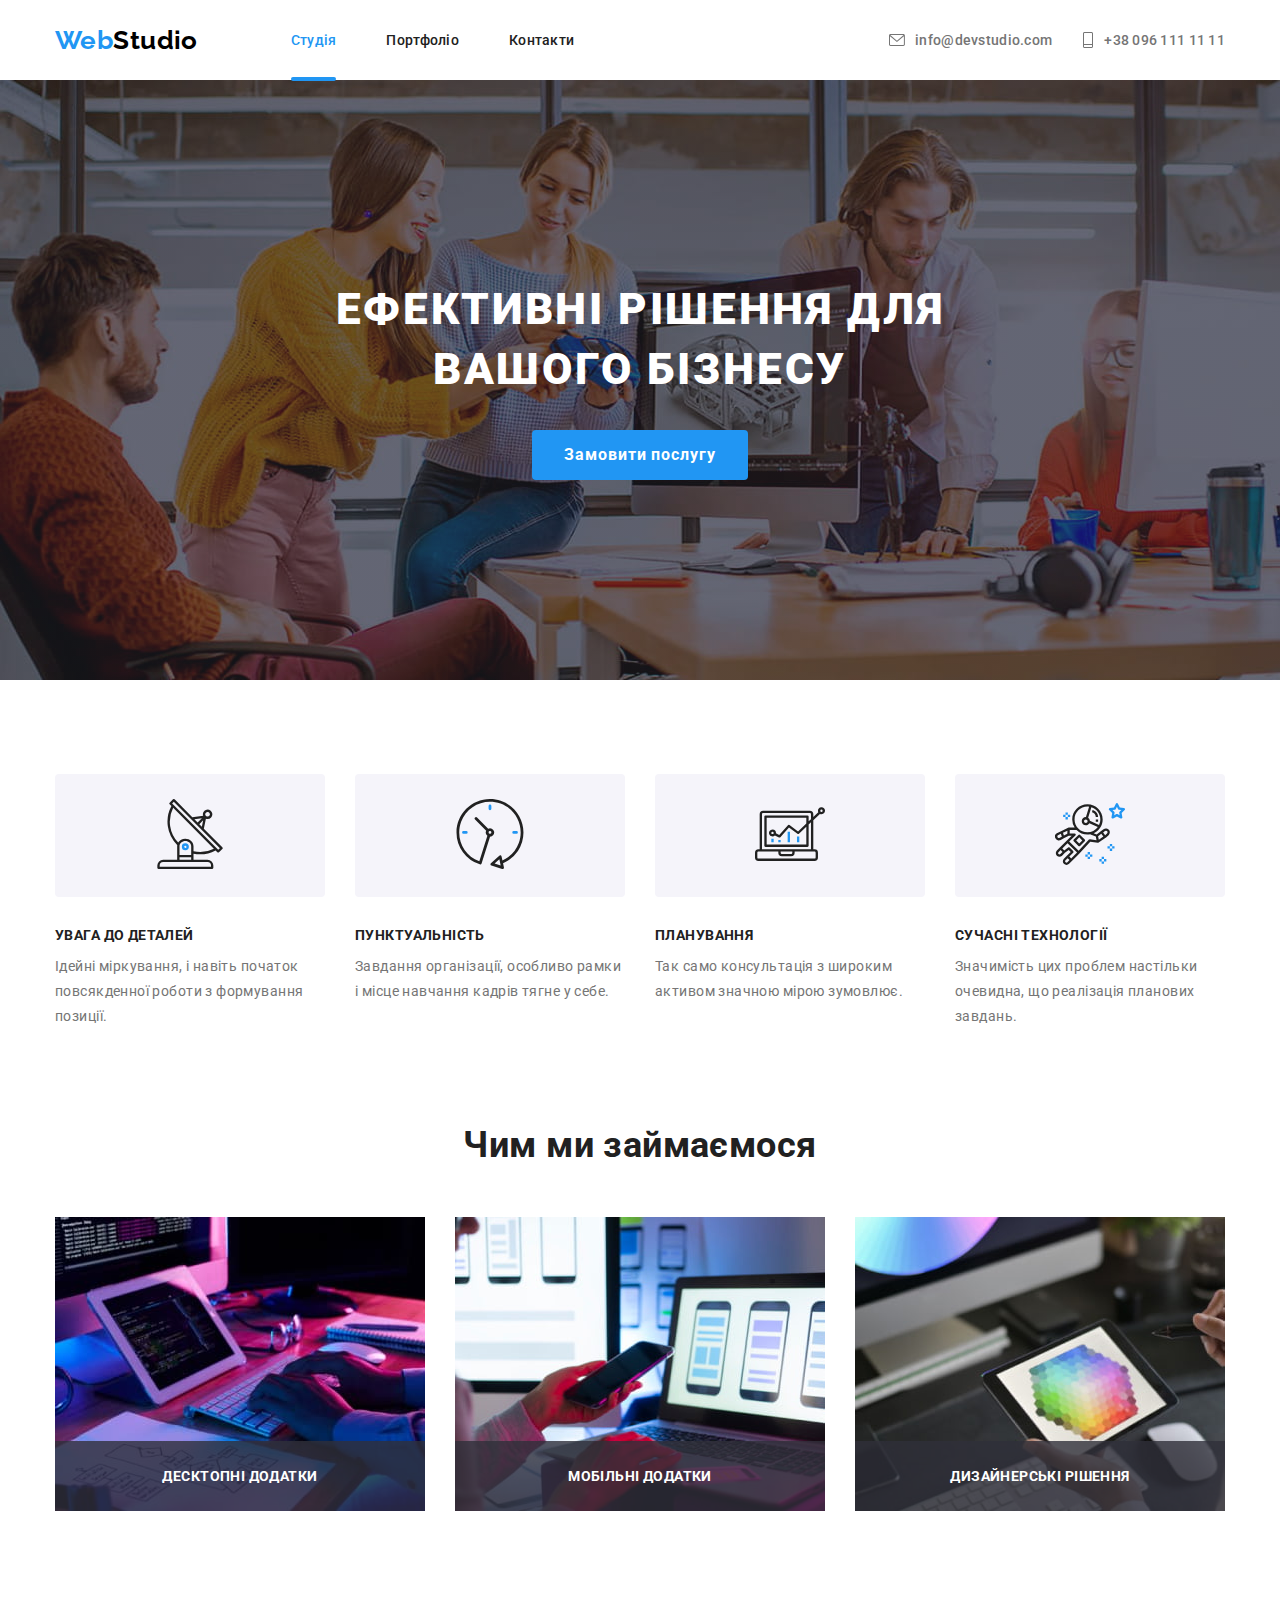
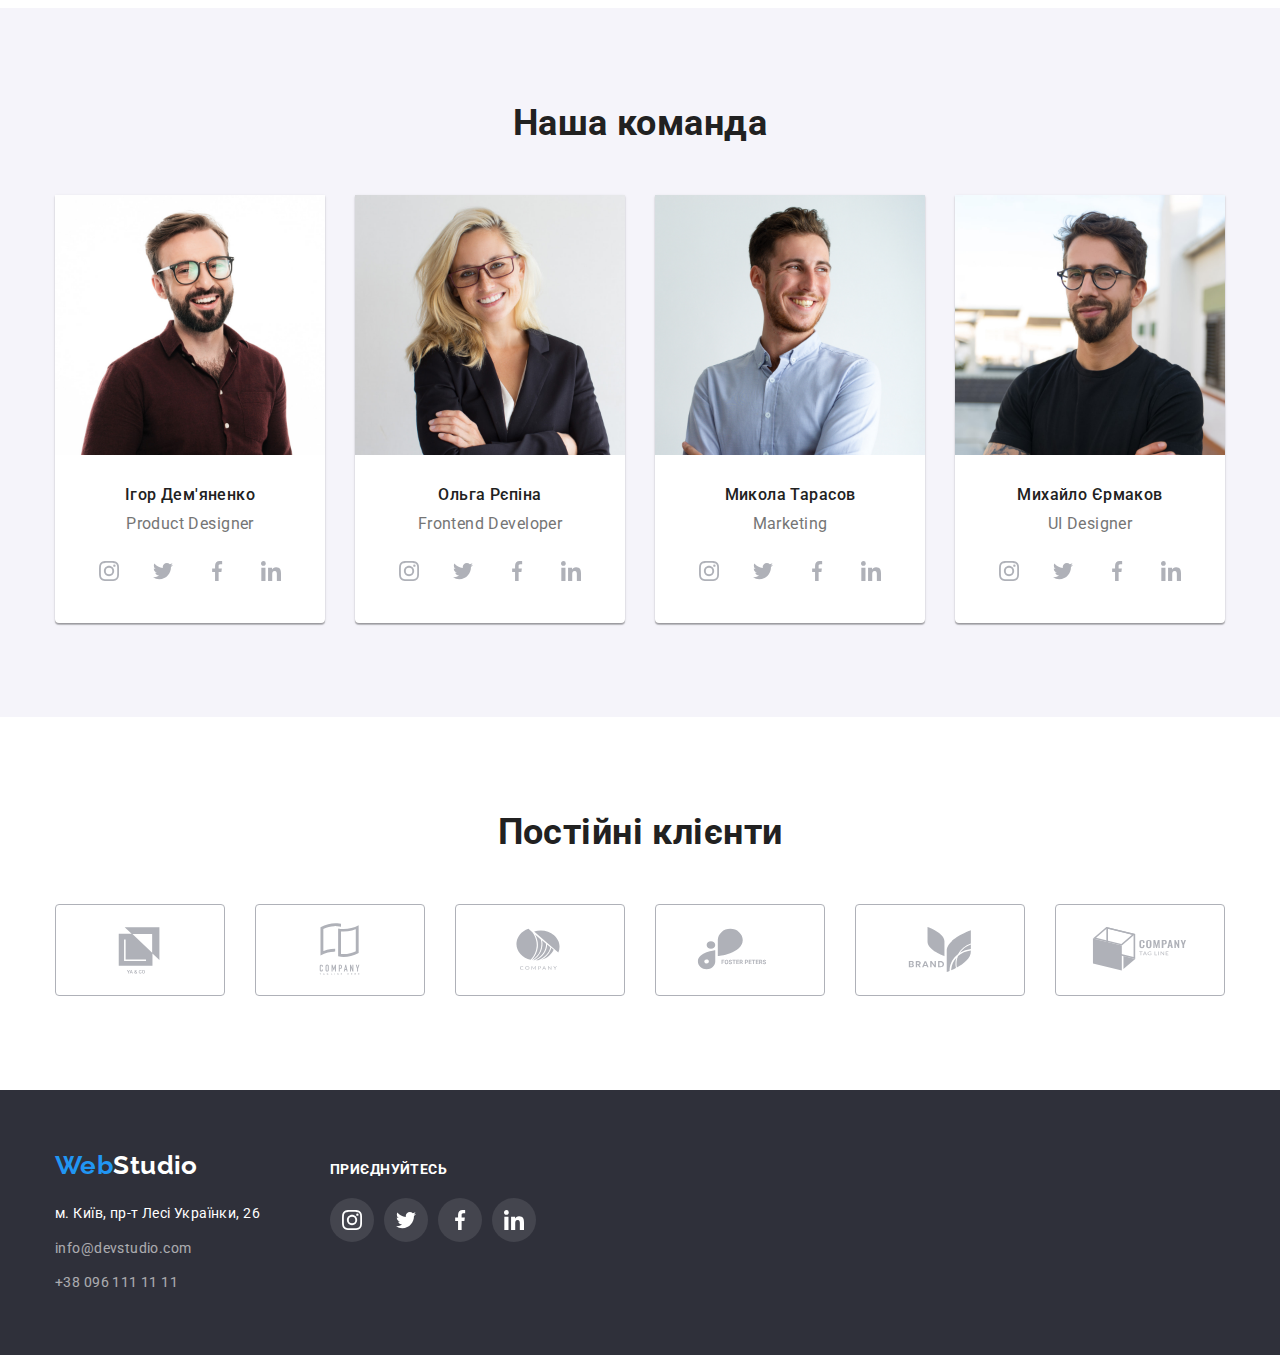
<file: index.html>
<!DOCTYPE html>
<html lang="uk">
  <head>
    <meta charset="UTF-8" />
    <meta http-equiv="X-UA-Compatible" content="IE=edge" />
    <meta name="viewport" content="width=device-width, initial-scale=1.0" />
    <title>Студія</title>
    <link
      rel="stylesheet"
      href="https://cdnjs.cloudflare.com/ajax/libs/modern-normalize/1.0.0/modern-normalize.min.css"
    />
    <link rel="stylesheet" href="./css/styles.css" />
    <link rel="preconnect" href="https://fonts.googleapis.com" />
    <link rel="preconnect" href="https://fonts.gstatic.com" crossorigin />
    <link
      href="https://fonts.googleapis.com/css2?family=Raleway:wght@700&family=Roboto:wght@400;500;700;900&display=swap"
      rel="stylesheet"
    />
  </head>
  <body>
    <header>
      <div class="container menu-list">
      <a href="./index.html" class="link logo-studio"><span class="logo-web">Web</span>Studio</span></a>
      <nav class="nav-list">
        <ul class="list link-nav-list">
          <li>
            <a href="./index.html" class="link link-nav-current">Студія</a>
          </li>
          <li>
            <a href="./portfolio.html" class="link link-nav">Портфоліо</a>
          </li>
          <li>
            <a href="#" class="link link-nav">Контакти</a>
          </li>
        </ul>
      </nav>
      <ul class="list site-nav">
          <li class="site-nav-button">
            <a href="mailto:info@devstudio.com" class="link link-email">
              <svg role="img" width="16px" height="12px" class="envelope">
                <use href="./images/icons.svg#icon-envelope"></use>
              </svg>
              info@devstudio.com
            </a>
          </li>
          <li class="site-nav-button">
            <a href="tel:+380961111111" class="link link-email">
              <svg role="img" width="12px" height="16px" class="mobile">
                <use href="./images/icons.svg#icon-mobile"></use>
              </svg>
              +38 096 111 11 11
            </a>
          </li>
      </ul>
      </div>
    </header>
    <main>
      <section class="motto-order-section">
        <div class="container">
          <h1 class="main-h1">Ефективні рішення для вашого бізнесу</h1>
          <button type="button" class="order-service js-open-modal" data-modal="1">Замовити послугу</button>
        </div>
        <div class="modal" data-modal="1">
          <button class="button-close js-modal-close">
            <svg role="img" width="18px" height="18px" class="icon-close-window">
              <use href="./images/icons.svg#icon-close-button"></use>
            </svg>
          </button>
        </div>
      </section>
      <section class="section">
        <div class="container">
          <h2 class="main-h2">Особливості</h2>
            <ul class="list features">
              <li class="features-item">
                <div class="feature-icon">
                  <svg width="70px" height="70px">
                    <use href="./images/icons.svg#icon-antenna"></use>
                  </svg>
                </div>
                <h3 class="feature-name">Увага до деталей</h3>
                <p class="features-info">
                  Ідейні міркування, і навіть початок повсякденної роботи з формування позиції.
                </p>
              </li>
              <li class="features-item">
                <div class="feature-icon">
                  <svg width="70px" height="70px">
                    <use href="./images/icons.svg#icon-clock"></use>
                  </svg>
                </div>
                <h3 class="feature-name">Пунктуальність</h3>
                <p class="features-info">
                  Завдання організації, особливо рамки і місце навчання кадрів тягне
                  у себе.
                </p>
              </li>
              <li class="features-item">
                <div class="feature-icon">
                  <svg width="70px" height="70px">
                    <use href="./images/icons.svg#icon-diagram"></use>
                  </svg>
                </div>
                <h3 class="feature-name">Планування</h3>
                <p class="features-info">
                  Так само консультація з широким активом значною мірою зумовлює.
                </p>
              </li>
              <li class="features-item">
                <div class="feature-icon">
                  <svg width="70px" height="70px">
                    <use href="./images/icons.svg#icon-astronaut"></use>
                  </svg>
                </div>
                <h3 class="feature-name">Сучасні технології</h3>
                <p class="features-info">
                  Значимість цих проблем настільки очевидна, що реалізація планових
                  завдань.
                </p>
              </li>
            </ul>
        </div>
      </section>
      <section class="section what-we-do-section">
        <div class="container">
        <h2 class="main-section-name">Чим ми займаємося</h2>
          <ul class="list img-section">
            <li class="thumb-img">
              <img
                src="./images/img_main_1.jpg"
                alt="картинка 1"
                width="370"
                height="294"
              />
              <p class="label">Десктопні додатки</p>
            </li>
            <li class="thumb-img">
              <img
                src="./images/img_main_2.jpg"
                alt="картинка 2"
                width="370"
                height="294"
              />
              <p class="label">Мобільні додатки</p>
            </li>
            <li class="thumb-img">
              <img
                src="./images/img_main_3.jpg"
                alt="картинка 3"
                width="370"
                height="294"
              />
              <p class="label">Дизайнерські рішення</p>
            </li>
          </ul>
        </div>
      </section>
      <section class="section our-team ">
        <div class="container">
          <h2 class="main-section-name">Наша команда</h2>
          <ul class="list team-cards-list">
            <li class="team-card">
              <img
                src="./images/team_igor.jpg"
                alt="Ігор Дем'яненко"
                width="270"
                height="260"
              />
              <div class="team-card-info">
                <h3 class="team-name">Ігор Дем'яненко</h3>
                <p class="team-info">Product Designer</p>
                <ul class="list icons-media-list">
                  <li class="list media-button">
                    <a href="https://www.instagram.com/" class="icon-link link-media">
                      <svg class="icon-item"
                        role="img" 
                        width="20px" 
                        height="20px" 
                      >
                        <use href="./images/icons.svg#icon-instagram"></use>
                      </svg>
                    </a>
                  </li>
                  <li class="list media-button">
                    <a href="https://twitter.com/?lang=en" class="icon-link link-media">
                    <svg class="icon-item"
                    role="img" 
                    width="20px" 
                    height="20px" 
                    >
                      <use href="./images/icons.svg#icon-twitter"></use>
                    </svg>
                    </a>
                  </li>
                  <li class="list media-button">
                    <a href="https://www.facebook.com/" class="icon-link link-media">
                    <svg class="icon-item"
                      role="img" 
                      width="20px" 
                      height="20px" 
                    >
                      <use href="./images/icons.svg#icon-facebook"></use>
                    </svg>
                    </a>
                  </li>
                  <li class="list media-button">
                    <a href="https://www.linkedin.com/" class="icon-link link-media">
                    <svg class="icon-item"
                      role="img" 
                      width="20px" 
                      height="20px" 
                    >
                      <use href="./images/icons.svg#icon-linkedin"></use>
                    </svg>
                    </a>
                  </li>
                </ul>
              </div>
            </li>
            <li class="team-card">
              <img
                src="./images/team_olha.jpg"
                alt="Ольга Рєпіна"
                width="270"
                height="260"
              />
              <div class="team-card-info">
                <h3 class="team-name">Ольга Рєпіна</h3>
                <p class="team-info">Frontend Developer</p>
                <ul class="list icons-media-list">
                  <li class="list media-button">
                    <a href="https://www.instagram.com/" class="icon-link link-media">
                      <svg class="icon-item"
                        role="img" 
                        width="20px" 
                        height="20px" 
                      >
                        <use href="./images/icons.svg#icon-instagram"></use>
                      </svg>
                    </a>
                  </li>
                  <li class="list media-button">
                    <a href="https://twitter.com/?lang=en" class="icon-link link-media">
                    <svg class="icon-item"
                    role="img" 
                    width="20px" 
                    height="20px" 
                    >
                      <use href="./images/icons.svg#icon-twitter"></use>
                    </svg>
                    </a>
                  </li>
                  <li class="list media-button">
                    <a href="https://www.facebook.com/" class="icon-link link-media">
                    <svg class="icon-item"
                      role="img" 
                      width="20px" 
                      height="20px" 
                    >
                      <use href="./images/icons.svg#icon-facebook"></use>
                    </svg>
                    </a>
                  </li>
                  <li class="list media-button">
                    <a href="https://www.linkedin.com/" class="icon-link link-media">
                    <svg class="icon-item"
                      role="img" 
                      width="20px" 
                      height="20px" 
                    >
                      <use href="./images/icons.svg#icon-linkedin"></use>
                    </svg>
                    </a>
                  </li>
                </ul>
              </div>
            </li>
            <li class="team-card">
              <img
                src="./images/team_mykola.jpg"
                alt="Микола Тарасов"
                width="270"
                height="260"
              />
              <div class="team-card-info">
                <h3 class="team-name">Микола Тарасов</h3>
                <p class="team-info">Marketing</p>
                <ul class="list icons-media-list">
                  <li class="list media-button">
                    <a href="https://www.instagram.com/" class="icon-link link-media">
                      <svg class="icon-item"
                        role="img" 
                        width="20px" 
                        height="20px" 
                      >
                        <use href="./images/icons.svg#icon-instagram"></use>
                      </svg>
                    </a>
                  </li>
                  <li class="list media-button">
                    <a href="https://twitter.com/?lang=en" class="icon-link link-media">
                    <svg class="icon-item"
                    role="img" 
                    width="20px" 
                    height="20px" 
                    >
                      <use href="./images/icons.svg#icon-twitter"></use>
                    </svg>
                    </a>
                  </li>
                  <li class="list media-button">
                    <a href="https://www.facebook.com/" class="icon-link link-media">
                    <svg class="icon-item"
                      role="img" 
                      width="20px" 
                      height="20px" 
                    >
                      <use href="./images/icons.svg#icon-facebook"></use>
                    </svg>
                    </a>
                  </li>
                  <li class="list media-button">
                    <a href="https://www.linkedin.com/" class="icon-link link-media">
                    <svg class="icon-item"
                      role="img" 
                      width="20px" 
                      height="20px" 
                    >
                      <use href="./images/icons.svg#icon-linkedin"></use>
                    </svg>
                    </a>
                  </li>
                </ul>
              </div>
            </li>
            <li class="team-card">
              <img
                src="./images/team_mikhaylo.jpg"
                alt="Михайло Єрмаков"
                width="270"
                height="260"
              />
              <div class="team-card-info">
                <h3 class="team-name">Михайло Єрмаков</h3>
                <p class="team-info">UI Designer</p>
                <ul class="list icons-media-list">
                  <li class="list media-button">
                    <a href="https://www.instagram.com/" class="icon-link link-media">
                      <svg class="icon-item"
                        role="img" 
                        width="20px" 
                        height="20px" 
                      >
                        <use href="./images/icons.svg#icon-instagram"></use>
                      </svg>
                    </a>
                  </li>
                  <li class="list media-button">
                    <a href="https://twitter.com/?lang=en" class="icon-link link-media">
                    <svg class="icon-item"
                    role="img" 
                    width="20px" 
                    height="20px" 
                    >
                      <use href="./images/icons.svg#icon-twitter"></use>
                    </svg>
                    </a>
                  </li>
                  <li class="list media-button">
                    <a href="https://www.facebook.com/" class="icon-link link-media">
                    <svg class="icon-item"
                      role="img" 
                      width="20px" 
                      height="20px" 
                    >
                      <use href="./images/icons.svg#icon-facebook"></use>
                    </svg>
                    </a>
                  </li>
                  <li class="list media-button">
                    <a href="https://www.linkedin.com/" class="icon-link link-media">
                    <svg class="icon-item"
                      role="img" 
                      width="20px" 
                      height="20px" 
                    >
                      <use href="./images/icons.svg#icon-linkedin"></use>
                    </svg>
                    </a>
                  </li>
                </ul>
              </div>
            </li>
          </ul>
        </div>
      </section>
      <section class="section">
        <div class="container">
          <h2 class="main-section-name">Постійні клієнти</h2>
          <ul class="list partner">
            <li class="list">
                <a href="#" class="icon-link partner-link">
                  <svg 
                    width="106px"
                    height="60px"
                    role="img" 
                    class="partner-icon">
                    <use href="./images/icons.svg#icon-logo"></use>
                  </svg>
                </a>
            </li>
            <li class="list">
                <a href="#" class="icon-link partner-link">
                  <svg 
                    width="106px"
                    height="60px"
                    role="img" 
                    class="partner-icon">
                    <use href="./images/icons.svg#icon-logo-1"></use>
                  </svg>
                </a>
            </li>
            <li class="list">
                <a href="#" class="icon-link partner-link">
                  <svg 
                    width="106px"
                    height="60px"
                    role="img" 
                    class="partner-icon">
                    <use href="./images/icons.svg#icon-logo-2"></use>
                  </svg>
                </a>
            </li>
            <li class="list">
                <a href="#" class="icon-link partner-link">
                  <svg 
                    width="106px"
                    height="60px"
                    role="img" 
                    class="partner-icon">
                    <use href="./images/icons.svg#icon-logo-3"></use>
                  </svg>
                </a>
            </li>
            <li class="list">
                <a href="#" class="icon-link partner-link">
                  <svg 
                    width="106px"
                    height="60px"
                    role="img" 
                    class="partner-icon">
                    <use href="./images/icons.svg#icon-logo-4"></use>
                  </svg>
                </a>
            </li>
            <li class="list">
                <a href="#" class="icon-link partner-link">
                  <svg 
                    width="106px"
                    height="60px"
                    role="img" 
                    class="partner-icon">
                    <use href="./images/icons.svg#icon-logo-5"></use>
                  </svg>
                </a>
            </li>
          </ul>
        </div>
      </section>
    </main>
    <footer>
      <div class="container">
        <div>
          <a href="./index.html" class="link logo-studio logo-footer">Web<span style="color:white">Studio</span></a>
          <address>
            <ul class="list">
              <li class="footer-item">
                <a href="https://goo.gl/maps/tvAfN8rbNp5ujhR58" class="link address-link">м. Київ, пр-т Лесі Українки, 26</a>
              </li>
              <li class="footer-item"><a href="mailto:info@devstudio.com" class="link footer-contact">info@devstudio.com</a></li>
              <li><a href="tel:+380961111111" class="link footer-contact">+38 096 111 11 11</a></li>
            </ul>
          </address>
        </div>
        <div class="footer-media-links">
          <p class="footer-join">Приєднуйтесь</p>
            <ul class="list footer-icons">
              <li class="list media-button">
                <a href="https://www.instagram.com/" class="icon-link link-media link-media-footer">
                  <svg class="icon-item"
                    width="20px" 
                    height="20px" 
                  >
                    <use href="./images/icons.svg#icon-instagram"></use>
                  </svg>
                </a>
              </li>
              <li class="list media-button">
                <a href="https://twitter.com/?lang=en" class="icon-link link-media link-media-footer">
                <svg class="icon-item"
                width="20px" 
                height="20px" 
                >
                  <use href="./images/icons.svg#icon-twitter"></use>
                </svg>
                </a>
              </li>
              <li class="list media-button">
                <a href="https://www.facebook.com/" class="icon-link link-media link-media-footer">
                  <svg class="icon-item"
                    width="20px" 
                    height="20px" 
                  >
                    <use href="./images/icons.svg#icon-facebook"></use>
                  </svg>
                </a>
              </li>
              <li class="list media-button">
                <a href="https://www.linkedin.com/" class="icon-link link-media link-media-footer">
                  <svg class="icon-item"
                    width="20px" 
                    height="20px" 
                  >
                    <use href="./images/icons.svg#icon-linkedin"></use>
                  </svg>
                </a>
              </li>
            </ul>
      </div>
    </footer>
    <div class="overlay js-overlay-modal"></div>
    <script src="./js/modal.js"></script>
  </body>
</html>
</file>
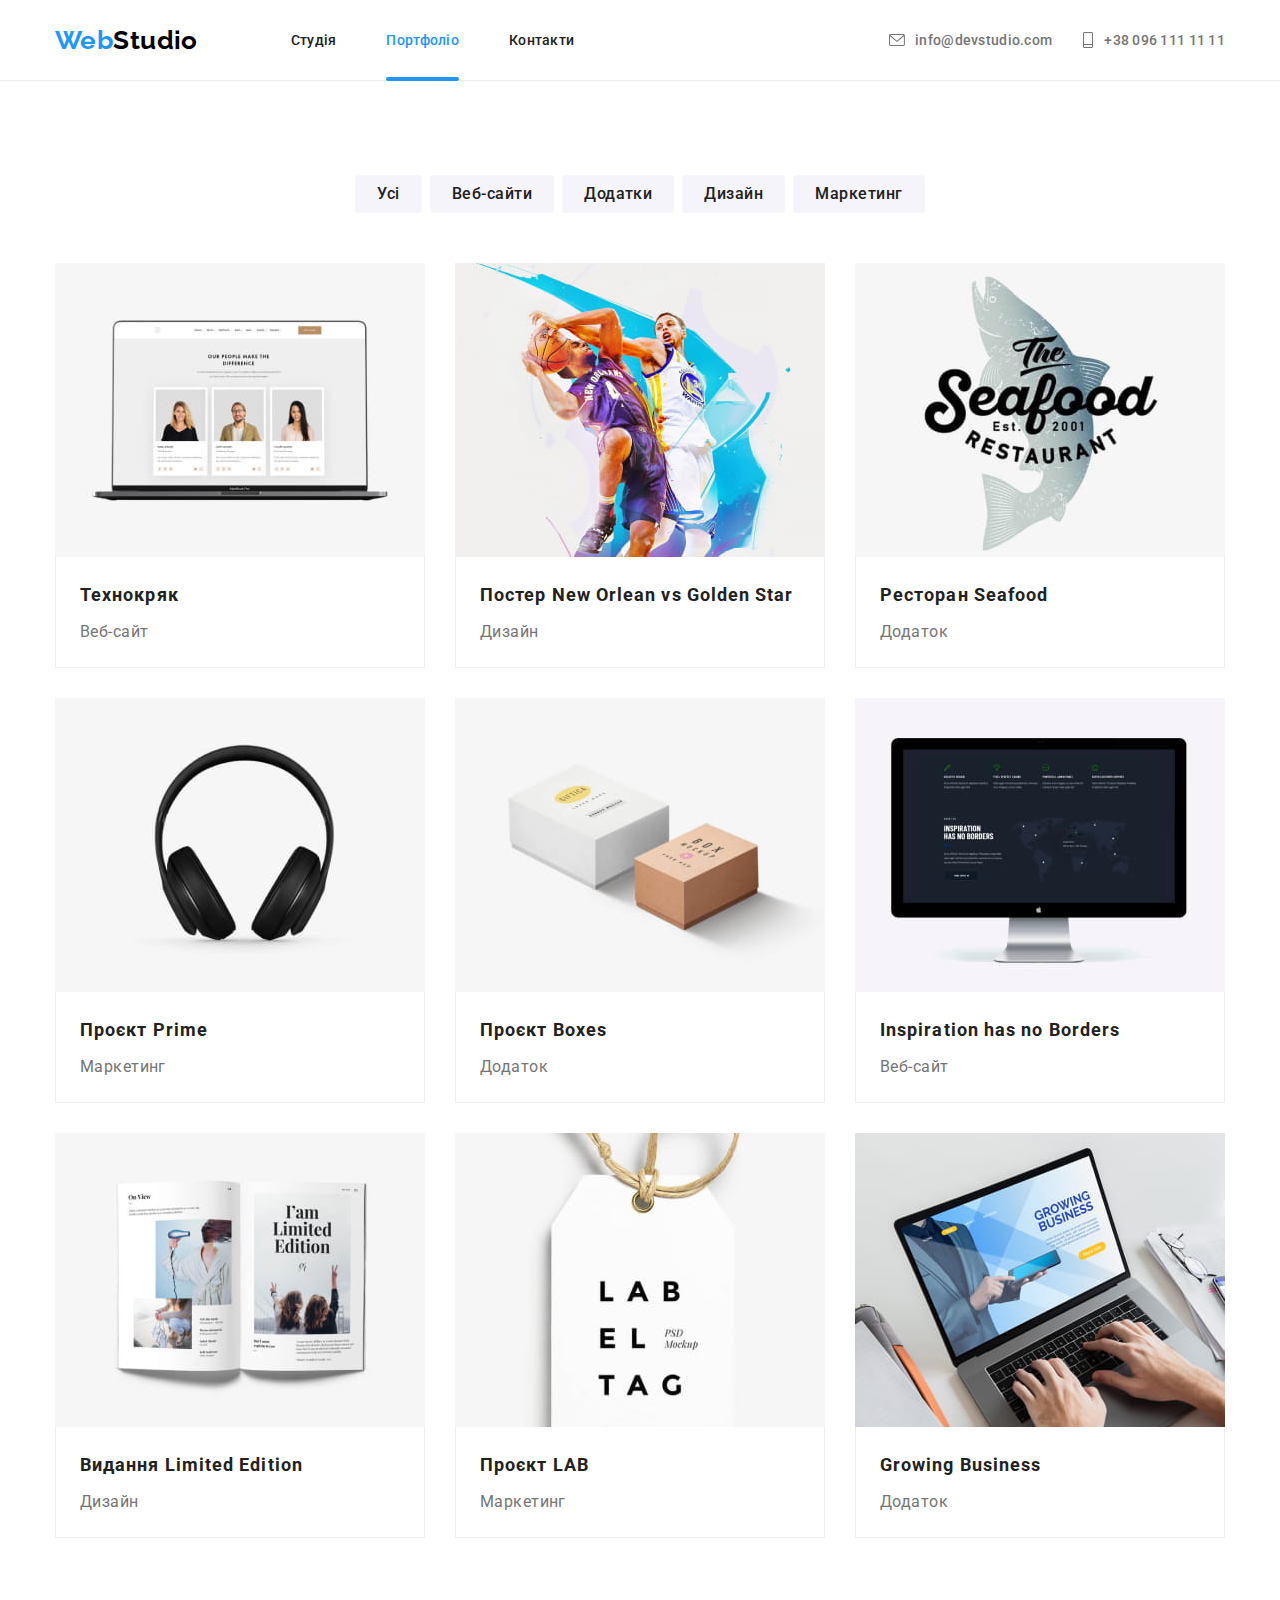
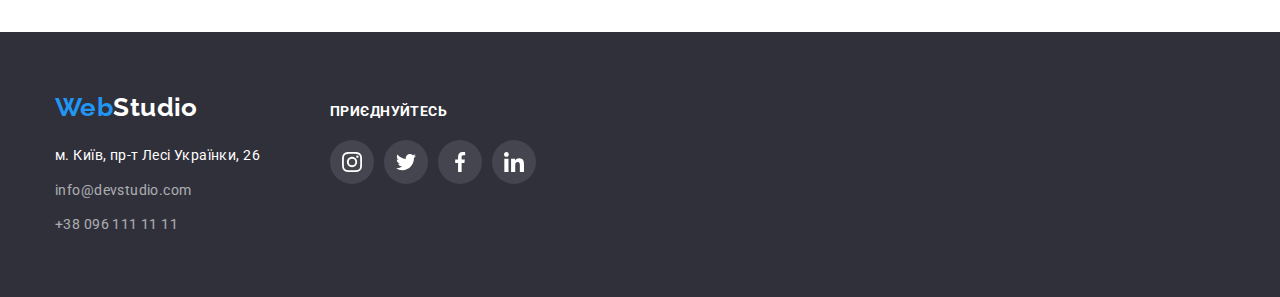
<file: portfolio.html>
<!DOCTYPE html>
<html lang="uk">
  <head>
    <meta charset="UTF-8" />
    <meta http-equiv="X-UA-Compatible" content="IE=edge" />
    <meta name="viewport" content="width=device-width, initial-scale=1.0" />
    <title>Портфоліо</title>
    <link
      rel="stylesheet"
      href="https://cdnjs.cloudflare.com/ajax/libs/modern-normalize/1.0.0/modern-normalize.min.css"
    />
    <link rel="stylesheet" href="./css/styles.css" />
    <link rel="preconnect" href="https://fonts.googleapis.com" />
    <link rel="preconnect" href="https://fonts.gstatic.com" crossorigin />
    <link
      href="https://fonts.googleapis.com/css2?family=Raleway:wght@700&family=Roboto:wght@400;500;700;900&display=swap"
      rel="stylesheet"
    />
  </head>
  <body>
    <header class="menu-list-border">
      <div class="container menu-list">
        <a href="./index.html" class="link logo-studio"><span class="logo-web">Web</span>Studio</span></a>
        <nav class="nav-list">
          <ul class="list link-nav-list">
            <li>
              <a href="./index.html" class="link link-nav">Студія</a>
            </li>
            <li>
              <a href="./portfolio.html" class="link link-nav-current">Портфоліо</a>
            </li>
            <li>
              <a href="#" class="link link-nav">Контакти</a>
            </li>
          </ul>
        </nav>
        <ul class="list site-nav">
          <li class="site-nav-button">
            <a href="mailto:info@devstudio.com" class="link link-email">
              <svg role="img" width="16px" height="12px" class="envelope">
                <use href="./images/icons.svg#icon-envelope"></use>
              </svg>
              info@devstudio.com
            </a>
          </li>
          <li class="site-nav-button">
            <a href="tel:+380961111111" class="link link-email">
              <svg role="img" width="12px" height="16px" class="mobile">
                <use href="./images/icons.svg#icon-mobile"></use>
              </svg>
              +38 096 111 11 11
            </a>
          </li>
        </ul>
      </div>
    </header>
    <main>
      <div class="container">
        <h1 class="portfolio-h1">Портфоліо</h1>
        <ul class="section list filter-list">
          <li>
            <button type="button" class="filter">Усі</button>
          </li>
          <li>
            <button type="button" class="filter">Веб-сайти</button>
          </li>
          <li>
            <button type="button" class="filter">Додатки</button>
          </li>
          <li>
            <button type="button" class="filter">Дизайн</button>
          </li>
          <li>
            <button type="button" class="filter">Маркетинг</button>
          </li>
        </ul>
        <ul class="section list projects">
          <li>
            <a href="#" class="link project-link">
              <div class="project-overlay">
                <img
                  src="./images/port_tehnocryak.jpg"
                  width="370"
                  height="294"
                  alt="Веб-сайт Технокряк"
                />
                <div class="overlay-project-link">
                  <p class="overlay-info">Ресурс пропонує комплексні пропозиції з різним рівнем функціоналу та сервісів. Все це дозволить відвідувачу отримати вичерпні відомості про компанію чи приватну особу.</p>
                </div>
              </div>
              <div class="project-info">
                <h2 class="project-name">Технокряк</h2>
                <p class="project-type">Веб-сайт</p>
              </div>
            </a>
          </li>
          <li>
            <a href="#" class="link project-link">
            <div class="project-overlay">
              <img
                src="./images/port_new_orlean.jpg"
                width="370"
                height="294"
                alt="Постер New Orlean vs Golden Starк"
              />
              <div class="overlay-project-link">
                <p class="overlay-info">Ресурс пропонує комплексні пропозиції з різним рівнем функціоналу та сервісів. Все це дозволить відвідувачу отримати вичерпні відомості про компанію чи приватну особу.</p>
              </div>
            </div>
            <div class="project-info">
              <h2 class="project-name" class="project-name">
                Постер New Orlean vs Golden Star
              </h2>
              <p class="project-type">Дизайн</p>
            </div>
            </a>
          </li>
          <li>
            <a href="#" class="link project-link">
              <div class="project-overlay">
                <img
                  src="./images/port_seafood.jpg"
                  width="370"
                  height="294"
                  alt="Ресторан Seafood"
                />
                <div class="overlay-project-link">
                  <p class="overlay-info">Ресурс пропонує комплексні пропозиції з різним рівнем функціоналу та сервісів. Все це дозволить відвідувачу отримати вичерпні відомості про компанію чи приватну особу.</p>
                </div>
              </div>
              <div class="project-info">
                <h2 class="project-name">Ресторан Seafood</h2>
                <p class="project-type">Додаток</p>
              </div>
            </a>
          </li>
          <li>
            <a href="#" class="link project-link">
            <div class="project-overlay">
            <img
              src="./images/port_prime.jpg"
              width="370"
              height="294"
              alt="Проєкт Prime"
            />
            <div class="overlay-project-link">
              <p class="overlay-info">Ресурс пропонує комплексні пропозиції з різним рівнем функціоналу та сервісів. Все це дозволить відвідувачу отримати вичерпні відомості про компанію чи приватну особу.</p>
            </div>
            </div>
            <div class="project-info">
              <h2 class="project-name">Проєкт Prime</h2>
              <p class="project-type">Маркетинг</p>
            </div>
            </a>
          </li>
          <li>
            <a href="#" class="link project-link">
            <div class="project-overlay">
            <img
              src="./images/port_boxes.jpg"
              width="370"
              height="294"
              alt="Проєкт Boxes"
            />
            <div class="overlay-project-link">
              <p class="overlay-info">Ресурс пропонує комплексні пропозиції з різним рівнем функціоналу та сервісів. Все це дозволить відвідувачу отримати вичерпні відомості про компанію чи приватну особу.</p>
            </div>
            </div>
            <div class="project-info">
              <h2 class="project-name">Проєкт Boxes</h2>
              <p class="project-type">Додаток</p>
            </div>
            </a>
          </li>
          <li>
            <a href="#" class="link project-link">
            <div class="project-overlay">
              <img
                src="./images/port_noborders.jpg"
                width="370"
                height="294"
                alt="Проєкт Inspiration has no Borders"
              />
              <div class="overlay-project-link">
                <p class="overlay-info">Ресурс пропонує комплексні пропозиції з різним рівнем функціоналу та сервісів. Все це дозволить відвідувачу отримати вичерпні відомості про компанію чи приватну особу.</p>
              </div>
            </div>
              <div class="project-info">
                <h2 class="project-name">Inspiration has no Borders</h2>
                <p class="project-type">Веб-сайт</p>
              </div>
            </a>
          </li>
          <li>
            <a href="#" class="link project-link">
            <div class="project-overlay">
            <img
              src="./images/port_limited_ed.jpg"
              width="370"
              height="294"
              alt="Видання Limited Edition"
            />
            <div class="overlay-project-link">
              <p class="overlay-info">Ресурс пропонує комплексні пропозиції з різним рівнем функціоналу та сервісів. Все це дозволить відвідувачу отримати вичерпні відомості про компанію чи приватну особу.</p>
            </div>
            </div>
            <div class="project-info">
              <h2 class="project-name">Видання Limited Edition</h2>
              <p class="project-type">Дизайн</p>
            </div>
            </a>
          </li>
          <li>
            <a href="#" class="link project-link">
              <div class="project-overlay">
                <img
                  src="./images/port_lab.jpg"
                  width="370"
                  height="294"
                  alt="Проєкт LAB"
                />
                <div class="overlay-project-link">
                  <p class="overlay-info">Ресурс пропонує комплексні пропозиції з різним рівнем функціоналу та сервісів. Все це дозволить відвідувачу отримати вичерпні відомості про компанію чи приватну особу.</p>
                </div>
              </div>
              <div class="project-info">
                  <h2 class="project-name">Проєкт LAB</h2>
                  <p class="project-type">Маркетинг</p>
              </div>
            </a>
          </li>
          <li>
            <a href="#" class="link project-link">
            <div class="project-overlay">
            <img
              src="./images/port_grow_business.jpg"
              width="370"
              height="294"
              alt="Додаток Growing Business"
            />
            <div class="overlay-project-link">
              <p class="overlay-info">Ресурс пропонує комплексні пропозиції з різним рівнем функціоналу та сервісів. Все це дозволить відвідувачу отримати вичерпні відомості про компанію чи приватну особу.</p>
            </div>
            </div>
            <div class="project-info">
              <h2 class="project-name">Growing Business</h2>
              <p class="project-type">Додаток</p>
            </div>
            </div>
            </a>
          </li>
        </ul>
      </div>
    </main>
    <footer>
      <div class="container">
        <div>
          <a href="./index.html" class="link logo-studio logo-footer">Web<span style="color:white">Studio</span></a>
          <address>
            <ul class="list">
              <li class="footer-item">
                <a href="https://goo.gl/maps/tvAfN8rbNp5ujhR58" class="link address-link">м. Київ, пр-т Лесі Українки, 26</a>
              </li>
              <li class="footer-item"><a href="mailto:info@devstudio.com" class="link footer-contact">info@devstudio.com</a></li>
              <li><a href="tel:+380961111111" class="link footer-contact">+38 096 111 11 11</a></li>
            </ul>
          </address>
        </div>
        <div class="footer-media-links">
          <p class="footer-join">Приєднуйтесь</p>
            <ul class="list footer-icons">
              <li class="list media-button">
                <a href="https://www.instagram.com/" class="icon-link link-media link-media-footer">
                  <svg class="icon-item"
                    width="20px" 
                    height="20px" 
                  >
                    <use href="./images/icons.svg#icon-instagram"></use>
                  </svg>
                </a>
              </li>
              <li class="list media-button">
                <a href="https://twitter.com/?lang=en" class="icon-link link-media link-media-footer">
                <svg class="icon-item"
                width="20px" 
                height="20px" 
                >
                  <use href="./images/icons.svg#icon-twitter"></use>
                </svg>
                </a>
              </li>
              <li class="list media-button">
                <a href="https://www.facebook.com/" class="icon-link link-media link-media-footer">
                  <svg class="icon-item"
                    width="20px" 
                    height="20px" 
                  >
                    <use href="./images/icons.svg#icon-facebook"></use>
                  </svg>
                </a>
              </li>
              <li class="list media-button">
                <a href="https://www.linkedin.com/" class="icon-link link-media link-media-footer">
                  <svg class="icon-item"
                    width="20px" 
                    height="20px" 
                  >
                    <use href="./images/icons.svg#icon-linkedin"></use>
                  </svg>
                </a>
              </li>
            </ul>
      </div>
    </footer>
  </body>
</html>
</file>
<file: css/styles.css>
:root {
    --main-color: #fff;
    --blue-color: #2196f3;
    --main-text-color: #212121;
    --text-gray-color: #757575;
    --footer-background: #2f303a;
    --button-background: #f5f4fa;
    --logo-studio-color: #000000;
    --border-menu-navigation: #ececec;
    --border-project-card: #eeeeee;
    --icons-color: #afb1b8;
    --main-backggound-shadow: rgba(47, 48, 58, 0.4);
    --porfolio-card-overlay: rgba(33, 150, 243, 0.9);

    --transition-timing: 250ms cubic-bezier(0.4, 0, 0.2, 1);
  }
  
  body {
    background-color: var(--main-color);
    font-family: 'Roboto', sans-serif;
    color: var(--main-text-color);
    letter-spacing: 0.03em;
    font-size: 14px;
  }
  
  .list {
    list-style: none;
    margin: 0;
    padding-top: 0;
    padding-bottom: 0;
    padding-inline-start: 0px;
    padding-left: 0;
  }
  
  .link {
    text-decoration: none;
    color: currentColor;
  }
  
  .icon-link {
    text-decoration: none;
    color: currentColor;
  }
  
  h1,
  li,
  p,
  h2,
  h3,
  h4,
  h5,
  h6 {
    margin: 0;
  }
  
  img {
    display: block;
    max-width: 100%;
    height: auto;
  }
  
  address {
    font-style: normal;
  }
  
  button {
    border: none;
    cursor: pointer;
  }
  
  .container {
    width: 1200px;
    padding: 0 15px;
    margin: 0 auto;
  }
  
  .section {
    padding-top: 94px;
    padding-bottom: 94px;
  }
  
  header {
    font-weight: 500;
  }
  
  .menu-list {
    display: flex;
    flex-direction: row;
    align-items: center;
    padding-top: 24.5px;
    padding-bottom: 24.5px;
  }
  
  .menu-list-portfolio {
    display: flex;
    flex-direction: row;
    align-items: center;
    padding-top: 24px;
    padding-bottom: 24px;
  }
  
  .menu-list-border {
    border-bottom: 1px solid var(--border-menu-navigation);
  }
  
  .nav-list {
    margin-left: 93px;
  }
  
  .link-nav-list {
    display: inline-flex;
    align-items: center;
    gap: 50px;
  }
  
  .site-nav {
    display: inline-flex;
    align-items: center;
    gap: 30px;
    margin-left: auto;
  }
  
  .site-nav-button {
    background-color: #fff;
    color: var(--text-gray-color);
    cursor: pointer;
  }
  
  .link-email {
    display: flex;
    align-items: center;
    gap: 10px;
    color: var(--text-gray-color);
    letter-spacing: 0.02em;
    font-weight: 500;
    transition: color var(--transition-timing);
  }
  
  .envelope,
  .mobile {
    fill: currentColor;
  }
  
  .link-email:hover,
  .link-email:focus {
    color: var(--blue-color);
  }
  
  
  .logo-studio {
    font-family: 'Raleway', sans-serif;
    font-weight: 700;
    font-size: 26px;
    line-height: 1.2;
    color: var(--logo-studio-color);
  }
  
  .logo-web {
    color: var(--blue-color);
  }
  
  .link-nav-current,
  .link-nav,
  .site-nav {
    line-height: 1.2;
    letter-spacing: 0.02em;
  }
  
  .link-nav {
    color: var(--main-text-color);
    transition: color var(--transition-timing);
  }
  
  .link-nav-current {
    color: var(--blue-color);
    position: relative;
  }
  
  .link-nav-current::after {
    content: "";
    position: absolute;
    top: 45px;
    right: 0;
    width: 100%;
    border-bottom: solid 4px var(--blue-color);
    border-radius: 2px;
  }
  
  .link-nav:visited {
    color: var(--main-text-color);
  }
  
  .link-nav:hover,
  .link-nav:focus,
  .link-nav:visited:hover,
  .link-nav:visited:focus {
    color: var(--blue-color);
  }
  
  .motto-order-section {
    text-align: center;
    max-width: 1600px;
    height: 600px;
    padding-top: 200px;
    padding-bottom: 200px;
    background-image: 
      linear-gradient(to bottom, var(--main-backggound-shadow), var(--main-backggound-shadow)), 
      url('../images/main-bkg.jpg');
    background-size: cover;
    background-repeat: no-repeat;
    margin: 0 auto;
  }
  
  .main-h1 {
    font-weight: 900;
    font-size: 44px;
    line-height: 1.36;
    color: var(--main-color);
    text-transform: uppercase;
    letter-spacing: 0.06em;
    margin: 0 auto;
    width: 696px;
    margin-bottom: 30px;
  }
  
  .main-h2,
  .portfolio-h1 {
    position: absolute;
    width: 1px;
    height: 1px;
    margin: -1px;
    border: 0;
    padding: 0;
    white-space: nowrap;
    clip-path: inset(100%);
    clip: rect(0 0 0 0);
    overflow: hidden;
  }
  
  .order-service {
    color: var(--main-color);
    font-weight: 700;
    font-size: 16px;
    letter-spacing: 0.06em;
    line-height: 1.875;
    background-color: var(--blue-color);
    border: none;
    border-radius: 4px;
    cursor: pointer;
    transition: 0.25s;
    display: inline;
    align-items: center;
    padding: 10px 32px;
    transition: color var(--transition-timing), background-color var(--transition-timing);
  }
  
  .order-service:hover,
  .order-service:focus {
    color: var(--blue-color);
    background-color: var(--main-color);    
  }

  .backdrop.is-hidden {
    visibility: hidden;
    opacity: 0;
    pointer-events: none;
  }

  .overlay {
    opacity: 0;
    visibility: hidden;
    position: fixed;
    top: 0;
    left: 0;
    width: 100%;
    height: 100%;
    background-color: rgba(0, 0, 0, 0.2);
    z-index: 20;
    transition:
    visibility var(--transition-timing),
    opacity var(--transition-timing);
 }
  
 .modal {
    opacity: 0;
    visibility: hidden;
    width: 100%;
    max-width: 500px;
    position: fixed;
    display: flex;
    justify-content: flex-end;
    top: 50%;
    left: 50%;
    transform: translate(-50%, -50%);
    z-index: 30;
    padding: 50px;
    background-color: var(--main-color);
    width: 528px;
    height: 581px;
    padding: 8px;
    box-shadow: 0px 1px 3px rgba(0, 0, 0, 0.12), 0px 1px 1px rgba(0, 0, 0, 0.14), 0px 2px 1px rgba(0, 0, 0, 0.2);
    border-radius: 4px;
    transition:
    visibility var(--transition-timing),
    opacity var(--transition-timing);
 }
  
 .modal.active,
 .overlay.active{
    opacity: 1;
    visibility: visible;
 }
  
  .button-close {  
    display: flex;
    align-items: center;
    justify-content: center;
    width: 30px;
    height: 30px;
    color: var(--logo-studio-color);
    background-color: var(--main-color);
    border: solid 1px rgba(0, 0, 0, 0.1);
    border-radius: 50%;
    padding: 6px;
    transition: color var(--transition-timing), background-color var(--transition-timing);
  }

  .button-close:hover,
  .button-close:focus {
    color: var(--main-color);
    background-color: var(--blue-color);
  }

  .icon-close-window {
    fill: currentColor;
    min-width: 18px;
  }

  .feature-name {
    font-size: 14px;
    font-weight: 700;
    line-height: 1.2;
    text-transform: uppercase;
    margin: 0;
  }
  
  .features {
    display: flex;
  }
  
  .features-item:not(:last-child) {
    margin-right: 30px;
  }
  
  .features-info {
    font-size: 14px;
    color: var(--text-gray-color);
    line-height: 1.8;
    margin-bottom: 0;
    margin-top: 10px;
  }
  
  .feature-icon {
    background-color: var(--button-background);
    padding: 25px 100px;
    margin-bottom: 30px;
    border-radius: 4px;
  }
  
  .main-section-name {
    text-align: center;
    font-weight: 700;
    font-size: 36px;
    line-height: 1.2;
    margin-bottom: 50px;
  }
  
  .what-we-do-section {
    padding-top: 0;
  }
  
  .img-section {
    display: inline-flex;
    column-gap: 30px;
  }
  
  .thumb-img {
    position: relative;
  }
  
  .thumb-img > .label {
    position: absolute;
    height: 70px;
    width: 100%;
    bottom: 0;    
    background: rgba(47, 48, 58, 0.8);
    text-transform: uppercase;
    color: var(--main-color);
    font-weight: 700;
    line-height: 1.142;
    display: flex;
    justify-content: center;
    align-items: center;
  }
  
  .team-cards-list {
    display: flex;
    gap: 30px;
  }
  
  .team-card {
    text-align: center;
    background-color: var(--main-color);
    box-shadow: 0px 1px 3px rgba(0, 0, 0, 0.12), 0px 1px 1px rgba(0, 0, 0, 0.14),
      0px 2px 1px rgba(0, 0, 0, 0.2);
    border-radius: 0px 0px 4px 4px;
  }
  
  .our-team {
    background-color: var(--button-background);
    background-size: cover;
  }
  
  .team-info,
  .team-name {
    font-size: 16px;
    line-height: 1.1875;
    align-self: flex-end;
  }
  
  .team-card-info {
    padding: 30px 32px;
  }
  
  .team-name {
    font-weight: 500;
    margin-bottom: 10px;
  }
  
  .team-info {
    color: var(--text-gray-color);
    margin-bottom: 16px;
  }
  
  .icons-media-list {
    display: flex;
    gap: 10px;
    justify-content: space-around;
    align-items: center;
  }
  
  .media-button {
    width: 44px;
    height: 44px;
  }
  
  .link-media {
    width: 100%;
    height: 100%;
    display: flex;
    align-items: center;
    justify-content: center;
    border-radius: 50%;
    background-color: var(--main-color);
    color: var(--icons-color);
    transition: color var(--transition-timing), background-color var(--transition-timing);
  }
  
  .link-media:hover,
  .link-media:focus {
    color: var(--main-color);
    background: var(--blue-color);
  }
  
  .icon-item {
    fill: currentColor;
  }
  
  .partner {
    display: flex;
    gap: 30px;
  }
  
  .partner-link {
    border: 1px solid var(--icons-color);
    color: var(--icons-color);
    width: 170px;
    height: 92px;
    display: flex;
    align-items: center;
    justify-content: center;
    border-radius: 4px;
    transition: color var(--transition-timing), border-color var(--transition-timing);
  }
  
  .partner-link:hover,
  .partner-link:focus {
    color: var(--blue-color);
    border-color: var(--blue-color);
  }
  
  .partner-icon {
    fill: currentColor;
  }
  
  .filter-list {
    display: flex;
    justify-content: center;
    gap: 8px;
    padding-bottom: 0;
  }
  
  .filter {
    cursor: pointer;
    background-color: var(--button-background);
    color: var(--main-text-color);
    font-weight: 500;
    font-size: 16px;
    line-height: 1.625;
    letter-spacing: 0.03em;
    border: 0px;
    border-radius: 4px;
    font-family: 'Roboto', sans-serif;
    padding: 6px 22px;
    transition: color var(--transition-timing), background-color var(--transition-timing), box-shadow var(--transition-timing);
  }
  
  .filter:hover,
  .filter:focus {
    border: none;
    border-radius: 4px;
    background-color: var(--blue-color);
    color: var(--main-color);
    box-shadow: 0px 3px 1px rgba(0, 0, 0, 0.1), 0px 1px 2px rgba(0, 0, 0, 0.08), 0px 2px 2px rgba(0, 0, 0, 0.12);
  }
  
  .projects {
    margin-top: 50px;
    display: flex;
    flex-wrap: wrap;
    gap: 30px;
    padding-top: 0;
  }
  
  .project-link {
    display: block;
    transition: box-shadow var(--transition-timing);
  }
  
  .project-link:hover,
  .project-link:focus {
    box-shadow: 0px 1px 1px rgba(0, 0, 0, 0.12), 0px 4px 4px rgba(0, 0, 0, 0.06), 1px 4px 6px rgba(0, 0, 0, 0.16);
  }

  .project-overlay {
    position: relative;
    overflow: hidden;
  }
  
  .project-link:hover .overlay-project-link,
  .project-link:focus .overlay-project-link {
    transform: translatey(-100%);
  }
  
  .overlay-project-link {
    position: absolute;
    transform: translatey(0);
    width: 100%;
    height: 294px;
    padding: 63px 24px;
    background-color: var(--porfolio-card-overlay);
    transition: transform var(--transition-timing);
  }
  
  .overlay-info {
    color: var(--main-color);
    font-size: 18px;
    line-height: 1.55;
  }
  
  .project-info {
    border-left: 1px solid var(--border-project-card);
    border-right: 1px solid var(--border-project-card);
    border-bottom: 1px solid var(--border-project-card);
    padding: 20px 24px;
  }
  
  .project-name {
    font-weight: 700;
    font-size: 18px;
    line-height: 2;
    letter-spacing: 0.06em;
    margin-bottom: 4px;
  }
  
  .project-type {
    font-size: 16px;
    color: var(--text-gray-color);
    line-height: 1.875;
  }
  
  footer {
    padding-top: 60px;
    padding-bottom: 60px;
    background-color: var(--footer-background);
    background-size: cover;
    background-repeat: repeat;
  }
  
  footer .container {
    display: flex;
    align-items: baseline;
  }
  
  .logo-footer {
    margin-bottom: 10px;
  }
  
  .footer-media-links {
    margin-left: 70px;
  }
  
  .footer-join {
    text-transform: uppercase;
    color: var(--main-color);
    margin-bottom: 20px;
    font-weight: 700;
    line-height: 1.18;
  }
  
  .link-media-footer {
    background-color: rgba(255, 255, 255, 0.1);
    color: var(--main-color);
  }
  
  .footer-icons {
    display: flex;
    gap: 10px;
  }
  
  address {
    color: var(--main-color);
    font-style: normal;
    line-height: 1.8;
    margin-top: 20px;
  }
  
  .footer-item {
    margin-bottom: 9px;
  }
  
  .address-link {
    color: var(--main-color);
    transition: color var(--transition-timing);
  }
  
  .footer-contact,
  .footer-contact:visited {
    color: var(--main-color);
    opacity: 60%;
    transition: color var(--transition-timing);
  }
  
  .logo-footer,
  .logo-footer:visited {
    color: var(--blue-color);
  }
  .footer-contact:hover,
  .footer-contact:focus,
  .address-link:hover,
  .address-link:focus,
  .address-link:visited:hover,
  .address-link:visited:focus {
    color: var(--blue-color);
    opacity: 100%;
  }
</file>
